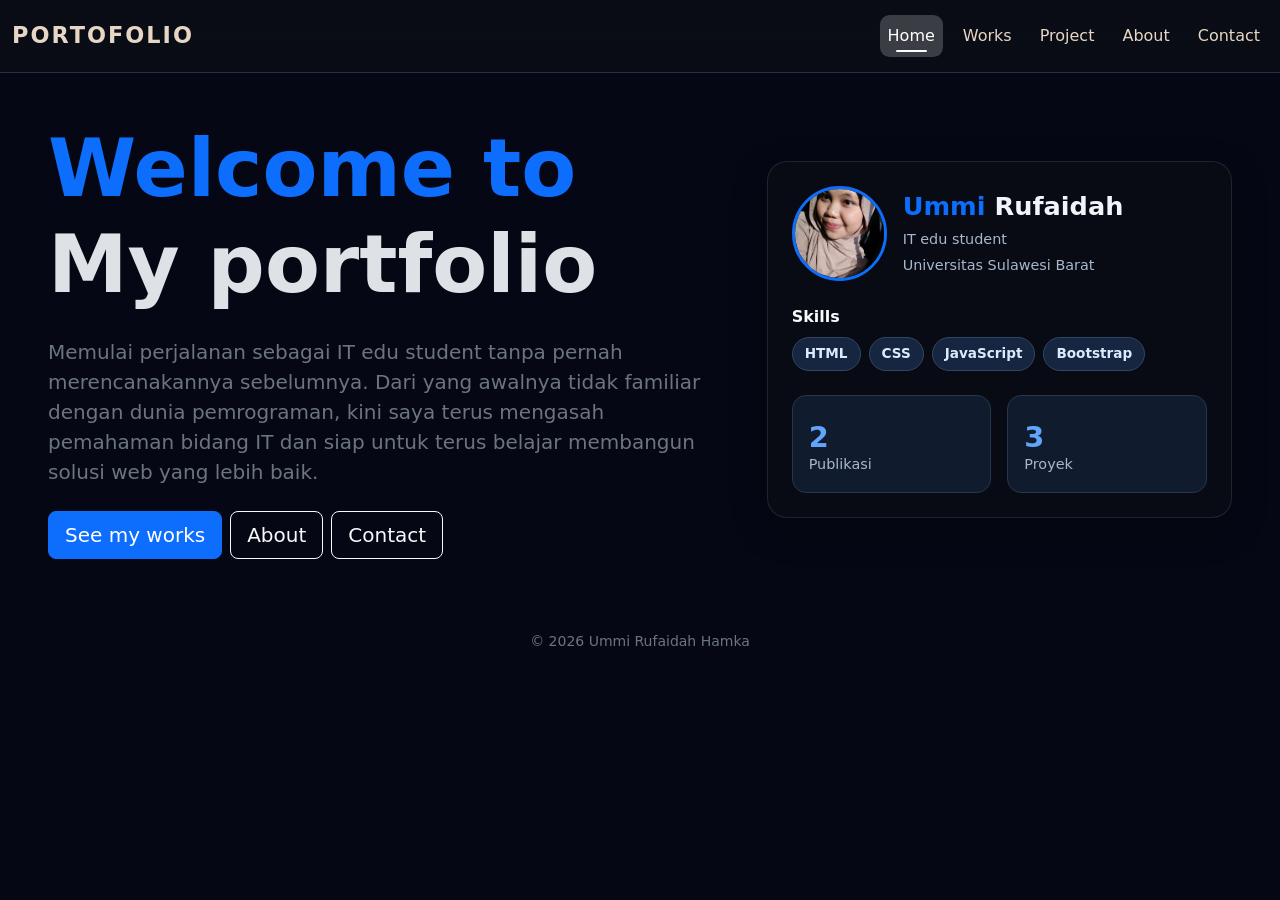
<file: index.html>
<!DOCTYPE html>
<html lang="en" data-bs-theme="dark">
<head>
    <meta charset="UTF-8">
    <meta name="viewport" content="width=device-width, initial-scale=1.0">
    <title>Home | Ummi Rufaidah</title>
    <link href="https://cdn.jsdelivr.net/npm/bootstrap@5.3.3/dist/css/bootstrap.min.css" rel="stylesheet">
    <link rel="stylesheet" href="style.css">
</head>
<body>
<header class="sticky-top">
    <nav class="navbar navbar-expand-lg navbar-custom">
      <div class="container-fluid">
        <a class="navbar-brand" href="index.html">PORTOFOLIO</a>
        <button class="navbar-toggler" 
                type="button"
                data-bs-toggle="collapse"
                data-bs-target="#menu"
                aria-controls="menu"
                aria-expanded="false"
                aria-label="Toggle navigation">
                <span class="navbar-toggler-icon"></span>
            </button>
        <div class="collapse navbar-collapse" id="menu">
            <ul class="navbar-nav ms-auto gap-lg-2">
                <li class="nav-item">
                    <a class="nav-link active" href="index.html">Home</a>
                </li>
                <li class="nav-item">
                    <a class="nav-link" href="Works.html">Works</a>
                </li>
                <li class="nav-item">
                    <a class="nav-link" href="Project.html">Project</a>
                </li>
                <li class="nav-item">
                    <a class="nav-link" href="About.html">About</a>
                </li>
                <li class="nav-item">
                    <a class="nav-link" href="Contact.html">Contact</a>
                </li>
            </ul>
        </div>
      </div>
    </nav>
  </header>
<section id="home" class="container-fluid px-4 px-lg-5 py-5">
  <div class="row align-items-center g-5">
    <div class="col-lg-7">
      <h1 class="display-1 fw-bold">
        <span class="text-primary">Welcome to</span> My
        portfolio
      </h1>
      <p class="lead text-secondary mt-4">
        Memulai perjalanan sebagai IT edu student tanpa pernah
        merencanakannya sebelumnya. Dari yang awalnya tidak
        familiar dengan dunia pemrograman, kini saya terus
        mengasah pemahaman bidang IT dan siap untuk terus belajar
        membangun solusi web yang lebih baik.
      </p>

      <div class="d-flex gap-2 flex-wrap mt-4">
        <a href="Works.html" class="btn btn-primary btn-lg">
          See my works
        </a>
        <a href="About.html" class="btn btn-outline-light btn-lg">
          About
        </a>
        <a href="Contact.html" class="btn btn-outline-light btn-lg">
          Contact
        </a>
      </div>
    </div>

    <div class="col-lg-5">
      <div class="card profile-card p-4">

        <div class="d-flex align-items-center gap-3 mb-4">
          <img
            src="img/WhatsApp Image 2026-10-21 at 19.53.07.png"
            alt="Foto Ummi Rufaidah"
            class="profile-img"
          >
          <div>
            <h3 class="profile-name mb-2">
              <span>Ummi</span> Rufaidah
            </h3>
            <p class="profile-info mb-1">
              IT edu student
            </p>
            <p class="profile-info mb-0">
              <i class="bi bi-mortarboard-fill"></i>
              Universitas Sulawesi Barat
            </p>
          </div>
        </div>

        <p class="text-light fw-semibold mb-2">Skills</p>
        <div class="d-flex flex-wrap gap-2 mb-4">
          <span class="badge skill-badge">HTML</span>
          <span class="badge skill-badge">CSS</span>
          <span class="badge skill-badge">JavaScript</span>
          <span class="badge skill-badge">Bootstrap</span>
        </div>

        <div class="row g-3">
          <div class="col-6">
            <div class="stat-box p-3">
              <i class="bi bi-file-earmark-text stat-icon"></i>
              <h3 class="stat-number mt-2 mb-0">2</h3>
              <p class="profile-info mb-0">Publikasi</p>
            </div>
          </div>

          <div class="col-6">
            <div class="stat-box p-3">
              <i class="bi bi-code-slash stat-icon"></i>
              <h3 class="stat-number mt-2 mb-0">3</h3>
              <p class="profile-info mb-0">Proyek</p>
            </div>
          </div>
        </div>
      </div>
    </div>
  </div>
</section>
    <footer class="container py-4 text-center text-secondary small">
        &copy; 2026 Ummi Rufaidah Hamka
    </footer>
    <script
        src="https://cdn.jsdelivr.net/npm/bootstrap@5.3.3/dist/js/bootstrap.bundle.min.js"
    ></script>
</body>
</html>
</file>
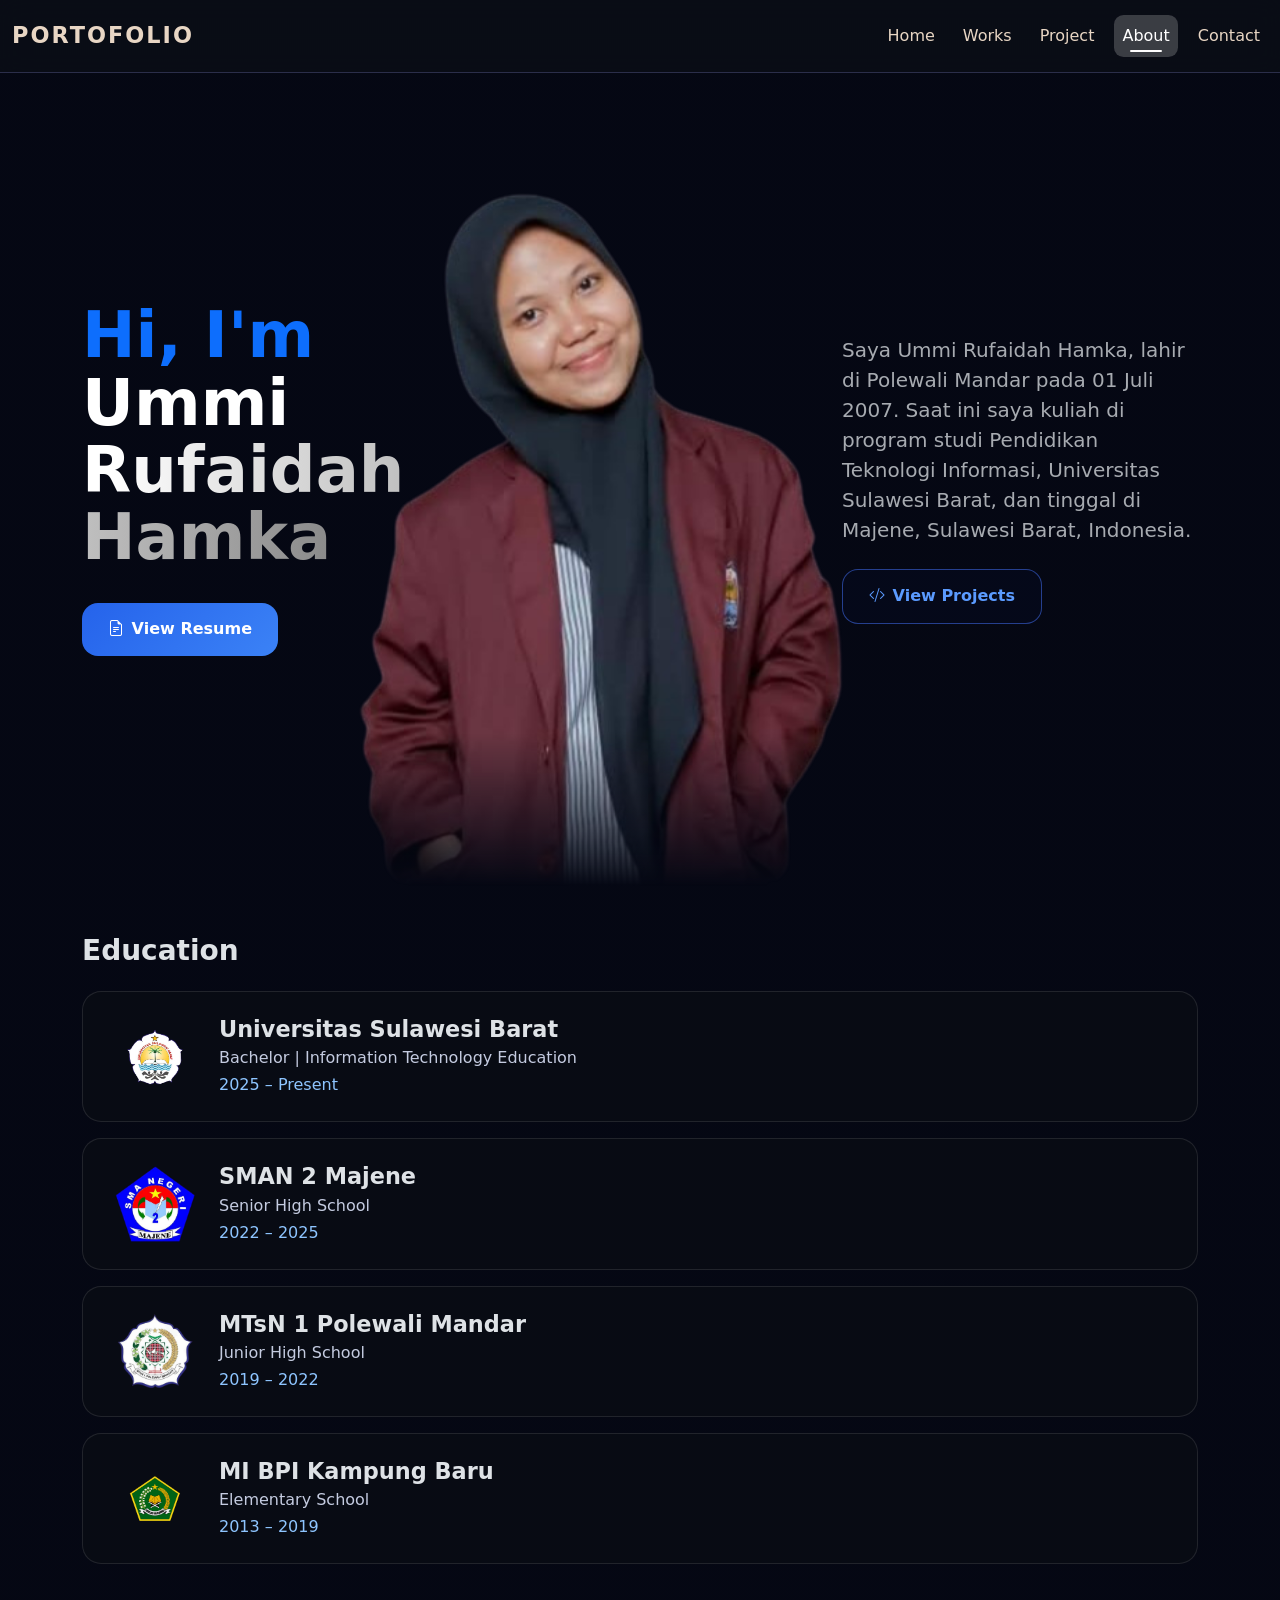
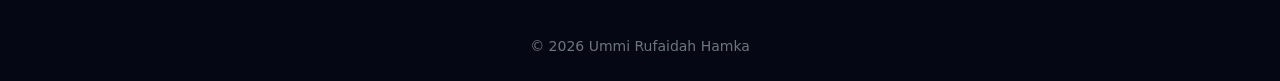
<file: About.html>
<!DOCTYPE html>
<html lang="en" data-bs-theme="dark">
<head>
  <meta charset="UTF-8">
  <meta name="viewport" content="width=device-width, initial-scale=1.0">
  <title>About | Ummi Rufaidah</title>
  <link href="https://cdn.jsdelivr.net/npm/bootstrap@5.3.3/dist/css/bootstrap.min.css" rel="stylesheet">
  <link href="https://cdn.jsdelivr.net/npm/bootstrap-icons@1.11.3/font/bootstrap-icons.min.css" rel="stylesheet">
  <link rel="stylesheet" href="style.css">
</head>
<body>
<header class="sticky-top">
    <nav class="navbar navbar-expand-lg navbar-custom">
      <div class="container-fluid">
        <a class="navbar-brand" href="index.html">PORTOFOLIO</a>
        <button class="navbar-toggler" 
                type="button"
                data-bs-toggle="collapse"
                data-bs-target="#menu"
                aria-controls="menu"
                aria-expanded="false"
                aria-label="Toggle navigation">
                <span class="navbar-toggler-icon"></span>
            </button>
        <div class="collapse navbar-collapse" id="menu">
              <ul class="navbar-nav ms-auto gap-lg-2">
                <li class="nav-item">
                    <a class="nav-link" href="index.html">Home</a>
                </li>
                <li class="nav-item">
                    <a class="nav-link" href="Works.html">Works</a>
                </li>
                <li class="nav-item">
                    <a class="nav-link" href="Project.html">Project</a>
                </li>
                <li class="nav-item">
                  <a class="nav-link active" href="About.html">About</a>
                </li>
                <li class="nav-item">
                  <a class="nav-link" href="Contact.html">Contact</a>
                </li>
            </ul></div>
      </div>
    </nav>
  </header>
    <main>
    <section class="container about-hero">
      <div class="row align-items-end g-4">
        <div class="col-lg-4 order-2 order-lg-1 align-self-lg-center pb-lg-5">
          <h1 class="fw-bold about-name"><span class="text-primary">Hi, I'm</span><br><span class="name-gradient">Ummi Rufaidah Hamka</span></h1>
          <a href="#resume" class="btn btn-resume mt-4"><i class="bi bi-file-earmark-text me-2"></i>View Resume</a>
        </div>
        <div class="col-lg-4 order-1 order-lg-2 text-center">
          <img src="img/foto saya.png" class="img-fluid about-photo" alt="My Picture">
        </div>
        <div class="col-lg-4 order-3 align-self-lg-center pb-lg-5">
          <p class="fs-5 text-body-secondary">Saya Ummi Rufaidah Hamka, lahir di Polewali Mandar pada 01 Juli 2007. Saat ini saya kuliah di program studi Pendidikan Teknologi Informasi, Universitas Sulawesi Barat, dan tinggal di Majene, Sulawesi Barat, Indonesia.</p>
          <a href="Project.html" class="btn btn-projects mt-2"><i class="bi bi-code-slash me-2"></i>View Projects</a>
        </div>
      </div>
    </section>

    <section class="container py-5" id="resume">
    <h2 class="h3 fw-bold mb-4">Education</h2>
    <div class="d-grid gap-3">
      <article class="edu-item">
        <img src="img/USB.png" class="edu-logo" alt="Logo Universitas Sulawesi Barat">
        <div>
          <h3 class="edu-name">Universitas Sulawesi Barat</h3>
          <p class="edu-major">Bachelor | Information Technology Education</p>
          <p class="edu-year">2025 – Present</p>
        </div>
      </article>
      <article class="edu-item">
        <img src="img/SMA.png" class="edu-logo" alt="Logo SMAN 2 Majene">
        <div>
          <h3 class="edu-name">SMAN 2 Majene</h3>
          <p class="edu-major">Senior High School</p>
          <p class="edu-year">2022 – 2025</p>
        </div>
      </article>
      <article class="edu-item">
        <img src="img/MTS.png" class="edu-logo" alt="Logo SMP">
        <div>
          <h3 class="edu-name">MTsN 1 Polewali Mandar</h3>
          <p class="edu-major">Junior High School</p>
          <p class="edu-year">2019 – 2022</p>
        </div>
      </article>
      <article class="edu-item">
        <img src="img/MI.png" class="edu-logo" alt="Logo MI BPI Kampung Baru">
        <div>
          <h3 class="edu-name">MI BPI Kampung Baru</h3>
          <p class="edu-major">Elementary School</p>
          <p class="edu-year">2013 – 2019</p>
        </div>
      </article>
    </div>
  </section>
  </main>
  <footer class="container py-4 text-center text-secondary small">&copy; 2026 Ummi Rufaidah Hamka</footer>
  <script src="https://cdn.jsdelivr.net/npm/bootstrap@5.3.3/dist/js/bootstrap.bundle.min.js"></script>
</body>
</html>
</file>
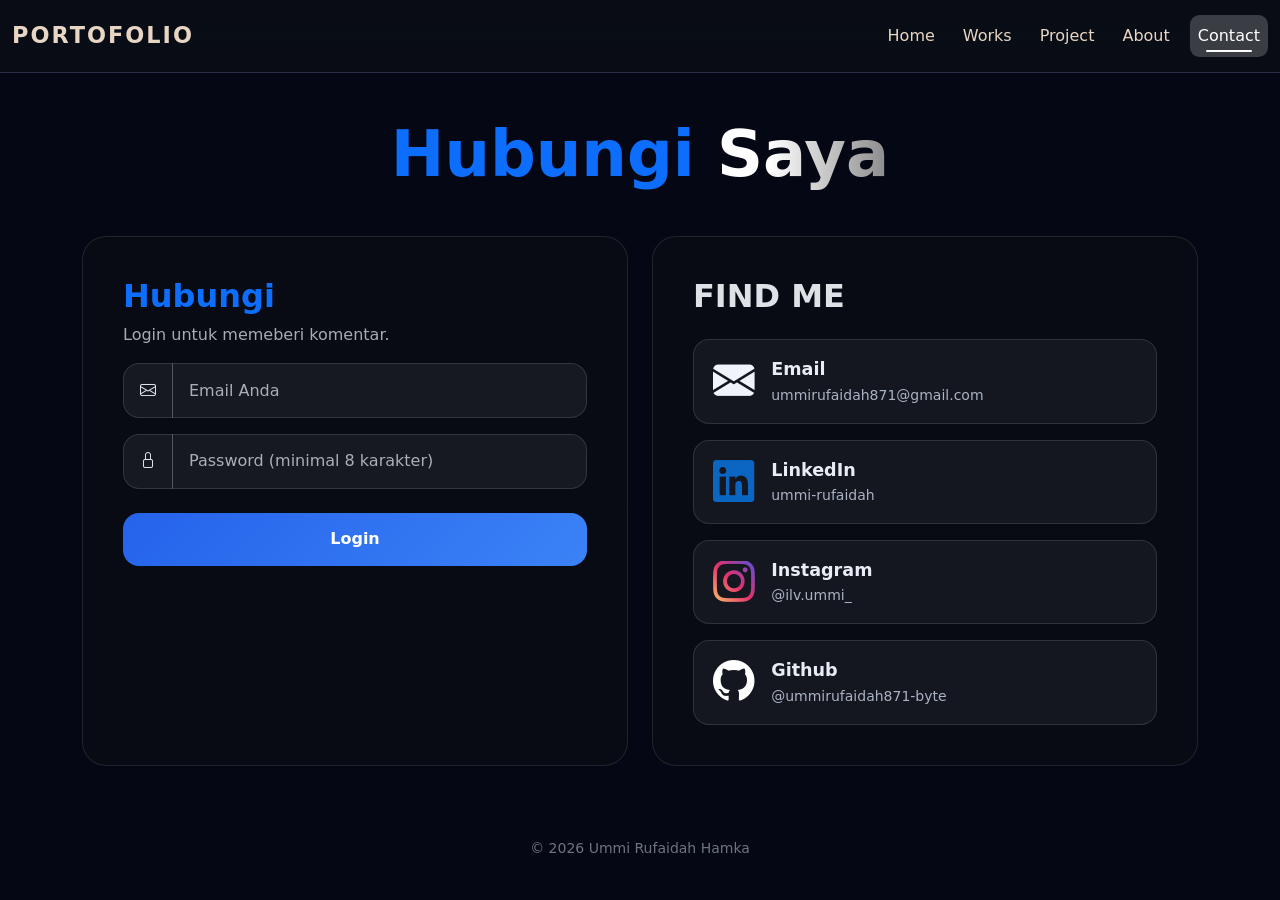
<file: Contact.html>
<!DOCTYPE html>
<html lang="en" data-bs-theme="dark">
<head>
  <meta charset="UTF-8">
  <meta name="viewport" content="width=device-width, initial-scale=1.0">
  <title>Contact | Ummi Rufaidah</title>
  <link href="https://cdn.jsdelivr.net/npm/bootstrap@5.3.3/dist/css/bootstrap.min.css" rel="stylesheet">
  <link href="https://cdn.jsdelivr.net/npm/bootstrap-icons@1.11.3/font/bootstrap-icons.min.css" rel="stylesheet">
  <link rel="stylesheet" href="style.css">
</head>
<body>
<header class="sticky-top">
    <nav class="navbar navbar-expand-lg navbar-custom">
      <div class="container-fluid">
        <a class="navbar-brand" href="index.html">PORTOFOLIO</a>
        <button class="navbar-toggler" 
                type="button"
                data-bs-toggle="collapse"
                data-bs-target="#menu"
                aria-controls="menu"
                aria-expanded="false"
                aria-label="Toggle navigation">
                <span class="navbar-toggler-icon"></span>
            </button>
        <div class="collapse navbar-collapse" id="menu">
              <ul class="navbar-nav ms-auto gap-lg-2">
                <li class="nav-item">
                    <a class="nav-link" href="index.html">Home</a>
                </li>
                <li class="nav-item">
                    <a class="nav-link" href="Works.html">Works</a>
                </li>
                <li class="nav-item">
                    <a class="nav-link" href="Project.html">Project</a>
                </li>
                <li class="nav-item">
                  <a class="nav-link" href="About.html">About</a>
                </li>
                <li class="nav-item">
                  <a class="nav-link active" href="Contact.html">Contact</a>
                </li>
            </ul></div>
      </div>
    </nav>
  </header>
  <main class="container py-5">
    <h1 class="text-center fw-bold about-name mb-5"><span class="text-primary">Hubungi</span> <span class="name-gradient">Saya</span></h1>

    <div class="row g-4">
      <!-- CARD 1: login -> kirim pesan -->
      <div class="col-lg-6">
        <div class="card contact-card h-100">

          <!-- Panel login (tampil pertama) -->
          <div id="loginPanel">
            <h2 class="text-primary fw-bold">Hubungi</h2>
            <p class="text-body-secondary">Login untuk memeberi komentar.</p>
            <div id="loginAlert"></div>
            <form id="loginForm" novalidate>
              <div class="input-group has-validation mb-3">
                <span class="input-group-text"><i class="bi bi-envelope"></i></span>
                <input type="email" class="form-control" id="email" placeholder="Email Anda">
                <div class="invalid-feedback"></div>
              </div>
              <div class="input-group has-validation mb-4">
                <span class="input-group-text"><i class="bi bi-lock"></i></span>
                <input type="password" class="form-control" id="password" placeholder="Password (minimal 8 karakter)">
                <div class="invalid-feedback"></div>
              </div>
              <button type="submit" class="btn btn-resume w-100">Login</button>
            </form>
          </div>

          <!-- Panel kirim pesan (tampil setelah login berhasil) -->
          <div id="messagePanel" class="d-none">
            <h2 class="text-primary fw-bold">Kirim Pesan</h2>
            <p class="text-body-secondary">Halo, <strong id="userName"></strong>! Silakan tulis pesanmu.</p>
            <div id="messageAlert"></div>
            <form id="messageForm" novalidate>
              <div class="input-group has-validation mb-4">
                <span class="input-group-text align-items-start pt-3"><i class="bi bi-chat-left-text"></i></span>
                <textarea class="form-control" id="message" rows="5" placeholder="Pesan Anda"></textarea>
                <div class="invalid-feedback"></div>
              </div>
              <div class="d-flex gap-2">
                <button type="submit" class="btn btn-resume flex-grow-1">Kirim</button>
                <button type="button" class="btn btn-projects" id="logoutBtn">Logout</button>
              </div>
            </form>
          </div>

        </div>
      </div>

      <!-- CARD 2: daftar kontak -->
      <div class="col-lg-6">
        <div class="card contact-card h-100">
          <h2 class="fw-bold text-uppercase mb-4">Find Me</h2>
          <div class="d-grid gap-3">
          <a class="contact-item" href="mailto:ummirufaidah871@gmail.com" target="_blank" rel="noopener noreferrer">
            <i class="bi bi-envelope-fill ci-icon ci-mail"></i>
            <span><strong>Email</strong><small>ummirufaidah871@gmail.com</small></span>
          </a>
          <a class="contact-item" href="https://www.linkedin.com/in/ummi-rufaidah-824167380" target="_blank" rel="noopener noreferrer">
            <i class="bi bi-linkedin ci-icon ci-linkedin"></i>
            <span><strong>LinkedIn</strong><small>ummi-rufaidah</small></span>
          </a>
          <a class="contact-item" href="https://www.instagram.com/ilv.ummi_/" target="_blank" rel="noopener noreferrer">
            <i class="bi bi-instagram ci-icon ci-instagram"></i>
            <span><strong>Instagram</strong><small>@ilv.ummi_</small></span>
          </a>
          <a class="contact-item" href="https://github.com/ummirufaidah871-byte" target="_blank" rel="noopener noreferrer">
            <i class="bi bi-github ci-icon ci-github"></i>
            <span><strong>Github</strong><small>@ummirufaidah871-byte</small></span>
          </a>
          </div>
        </div>
      </div>
    </div>
  </main>
  <footer class="container py-4 text-center text-secondary small">&copy; 2026 Ummi Rufaidah Hamka</footer>
  <script src="https://cdn.jsdelivr.net/npm/bootstrap@5.3.3/dist/js/bootstrap.bundle.min.js"></script>
  <script src="java.js"></script>
</body>
</html>
</file>
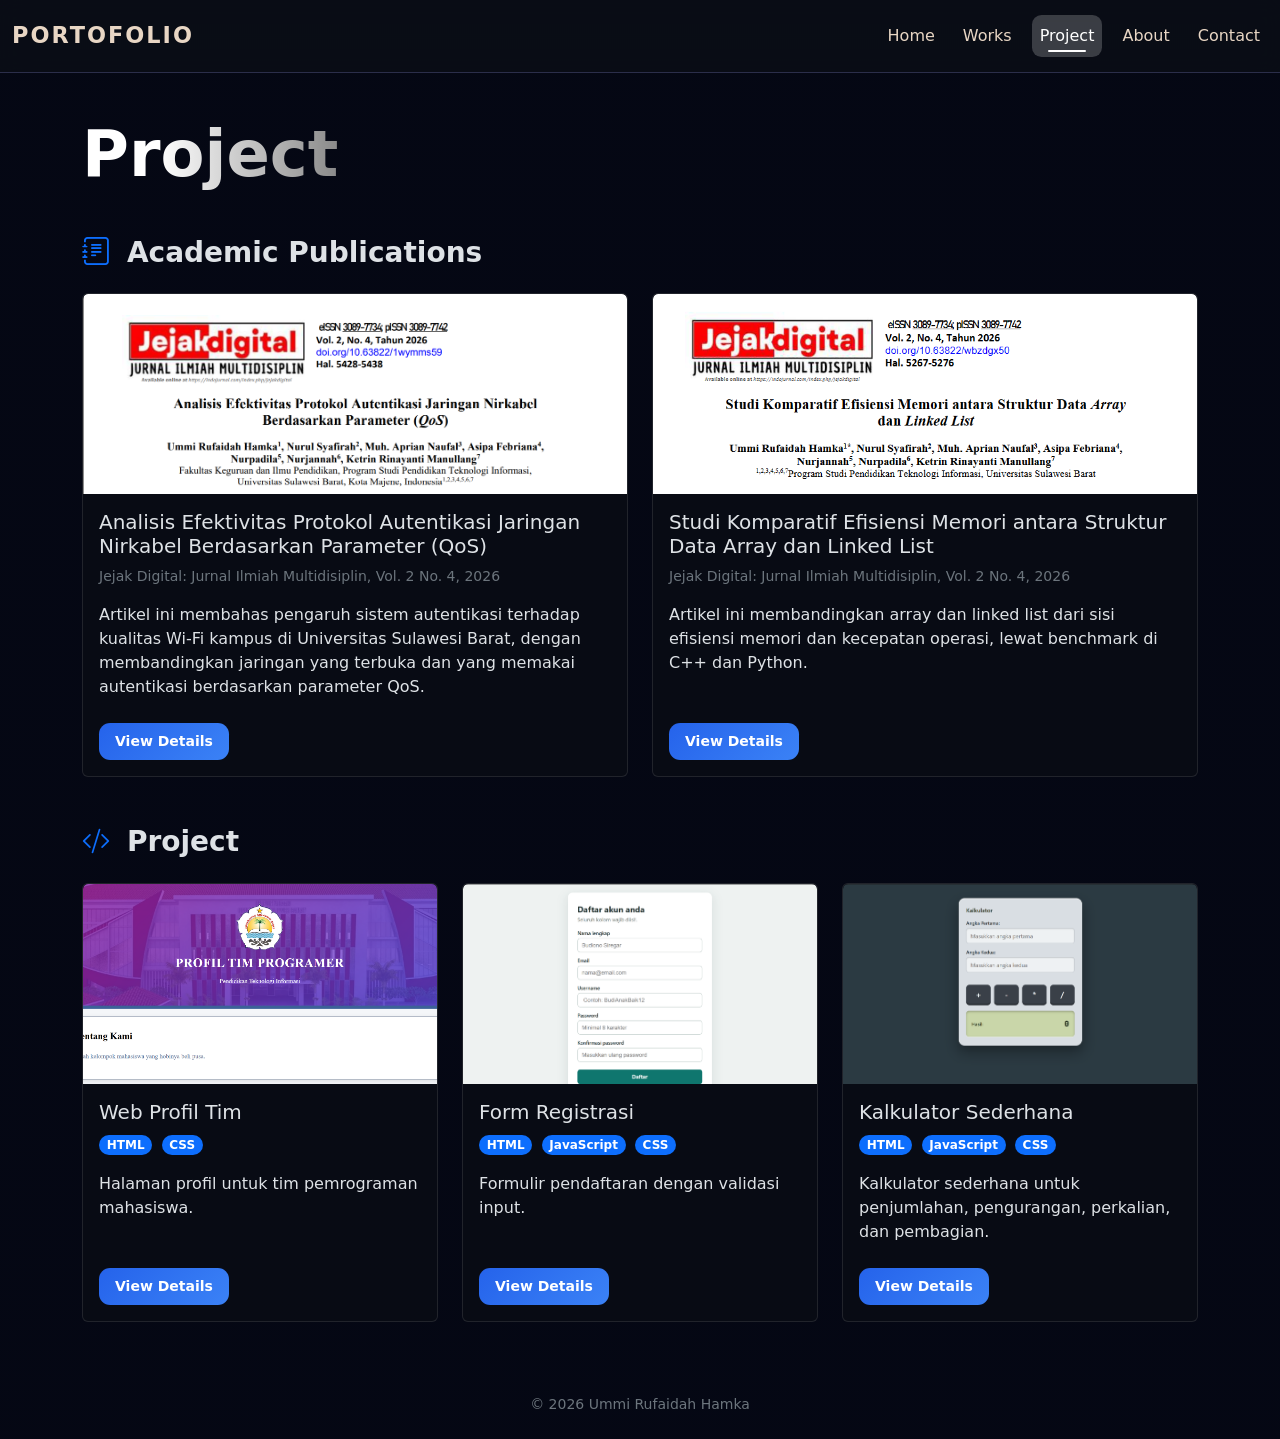
<file: Project.html>
<!DOCTYPE html>
<html lang="en" data-bs-theme="dark">
<head>
    <meta charset="UTF-8">
    <meta name="viewport" content="width=device-width, initial-scale=1.0">
    <title>Project | Ummi Rufaidah</title>
    <link href="https://cdn.jsdelivr.net/npm/bootstrap@5.3.3/dist/css/bootstrap.min.css" rel="stylesheet">
    <link href="https://cdn.jsdelivr.net/npm/bootstrap-icons@1.11.3/font/bootstrap-icons.min.css" rel="stylesheet">
    <link rel="stylesheet" href="style.css">
</head>

<body>
<header class="sticky-top">
    <nav class="navbar navbar-expand-lg navbar-custom">
      <div class="container-fluid">
        <a class="navbar-brand" href="index.html">PORTOFOLIO</a>
        <button class="navbar-toggler" 
                type="button"
                data-bs-toggle="collapse"
                data-bs-target="#menu"
                aria-controls="menu"
                aria-expanded="false"
                aria-label="Toggle navigation">
                <span class="navbar-toggler-icon"></span>
            </button>
        <div class="collapse navbar-collapse" id="menu">
            <ul class="navbar-nav ms-auto gap-lg-2">
                <li class="nav-item">
                    <a class="nav-link" href="index.html">Home</a>
                </li>
                <li class="nav-item">
                    <a class="nav-link" href="Works.html">Works</a>
                </li>
                <li class="nav-item">
                    <a class="nav-link active" href="Project.html">Project</a>
                </li>
                <li class="nav-item">
                    <a class="nav-link" href="About.html">About</a>
                </li>
                <li class="nav-item">
                    <a class="nav-link" href="Contact.html">Contact</a>
                </li>
            </ul>
        </div>
      </div>
    </nav>
  </header>

    <main class="container py-5">
        <h1 class="fw-bold about-name mb-5">
            <span class="name-gradient"> Project </span>
        </h1>
        <section class="mb-5">
            <h2 class="h3 mb-4">
                <i class="bi bi-journal-text me-2 text-primary"></i> <b>Academic Publications</b>
            </h2>
            <div class="row row-cols-1 row-cols-md-2 g-4">
                <div class="col">
                    <article class="card work-card h-100">
                        <img src="img/artikel 1.png" class="card-img-top" alt="Cover article">
                        <div class="card-body">
                            <h3 class="h5 card-title"> Analisis Efektivitas Protokol Autentikasi Jaringan Nirkabel Berdasarkan Parameter (QoS) </h3>
                            <p class="small text-secondary"> Jejak Digital: Jurnal Ilmiah Multidisiplin, Vol. 2 No. 4, 2026 </p>
                            <p class="card-text"> Artikel ini membahas pengaruh sistem autentikasi terhadap kualitas Wi-Fi kampus di Universitas Sulawesi Barat, dengan membandingkan jaringan yang terbuka dan yang memakai autentikasi berdasarkan parameter QoS.</p>
                        </div>
                        <div class="card-footer bg-transparent border-0 pb-3">
                            <a href="https://indojurnal.com/index.php/jejakdigital/article/view/3221" class="btn btn-resume btn-sm"> View Details</a>
                        </div>
                    </article>
                </div>
                <div class="col">
                    <article class="card work-card h-100">
                        <img src="img/artikel 2.png" class="card-img-top" alt="Cover article">
                        <div class="card-body">
                            <h3 class="h5 card-title"> Studi Komparatif Efisiensi Memori antara Struktur Data Array dan Linked List </h3>
                            <p class="small text-secondary"> Jejak Digital: Jurnal Ilmiah Multidisiplin, Vol. 2 No. 4, 2026</p>
                            <p class="card-text"> Artikel ini membandingkan array dan linked list dari sisi efisiensi memori dan kecepatan operasi, lewat benchmark di C++ dan Python. </p>
                        </div>
                         <div class="card-footer bg-transparent border-0 pb-3">
                            <a href="https://indojurnal.com/index.php/jejakdigital/article/view/3176" class="btn btn-resume btn-sm"> View Details</a>
                        </div>
                    </article>
                </div>
            </div>
        </section>

        <section>
            <h2 class="h3 mb-4">
                <i class="bi bi-code-slash me-2 text-primary"></i> <b>Project</b>
            </h2>
            <div class="row row-cols-1 row-cols-md-2 row-cols-lg-3 g-4">

                <div class="col">
                    <article class="card work-card h-100">
                        <img src="img/web profil tim.png" class="card-img-top" alt="Cover project">
                        <div class="card-body">
                            <h3 class="h5 card-title"> Web Profil Tim </h3>
                            <p>
                                <span class="badge rounded-pill text-bg-primary me-1"> HTML </span>
                                <span class="badge rounded-pill text-bg-primary me-1"> CSS </span>
                            </p>
                            <p class="card-text"> Halaman profil untuk tim pemrograman mahasiswa.</p>
                        </div>
                        <div class="card-footer bg-transparent border-0 pb-3">
                            <a href="https://ummirufaidah871-byte.github.io/Praktikum_Web_Kelompok/" class="btn btn-resume btn-sm"> View Details</a>
                        </div>
                    </article>
                </div>
                <div class="col">
                    <article class="card work-card h-100">
                        <img src="img/form registrasi.png" class="card-img-top" alt="Cover project" >
                        <div class="card-body">
                            <h3 class="h5 card-title"> Form Registrasi</h3>
                            <p>
                                <span class="badge rounded-pill text-bg-primary me-1"> HTML </span>
                                <span class="badge rounded-pill text-bg-primary me-1"> JavaScript</span>
                                <span class="badge rounded-pill text-bg-primary me-1"> CSS </span>
                            </p>
                            
                            <p class="card-text"> Formulir pendaftaran dengan validasi input. </p>
                        </div>
                        <div class="card-footer bg-transparent border-0 pb-3">
                            <a href="https://ummirufaidah871-byte.github.io/project.form.validasi/" class="btn btn-resume btn-sm"> View Details</a>
                        </div>
                    </article>
                </div>
                <div class="col">
                    <article class="card work-card h-100">
                        <img src="img/kalkulator.png" class="card-img-top" alt="Cover project">
                        <div class="card-body">
                            <h3 class="h5 card-title"> Kalkulator Sederhana</h3>
                            <p>
                                <span class="badge rounded-pill text-bg-primary me-1"> HTML</span>
                                <span class="badge rounded-pill text-bg-primary me-1"> JavaScript</span>
                                <span class="badge rounded-pill text-bg-primary me-1"> CSS</span>
                            </p>
                            <p class="card-text">  Kalkulator sederhana untuk penjumlahan, pengurangan, perkalian, dan pembagian.</p> 
                        </div>
                        <div class="card-footer bg-transparent border-0 pb-3">
                            <a href="https://ummirufaidah871-byte.github.io/project.kalkulator/" class="btn btn-resume btn-sm"> View Details</a>
                        </div>
                    </article>
                </div>
            </div>
        </section>
    </main>

    <footer class="container py-4 text-center text-secondary small">
        &copy; 2026 Ummi Rufaidah Hamka
    </footer>

    <script
        src="https://cdn.jsdelivr.net/npm/bootstrap@5.3.3/dist/js/bootstrap.bundle.min.js"
    ></script>
</body>
</html>
</file>
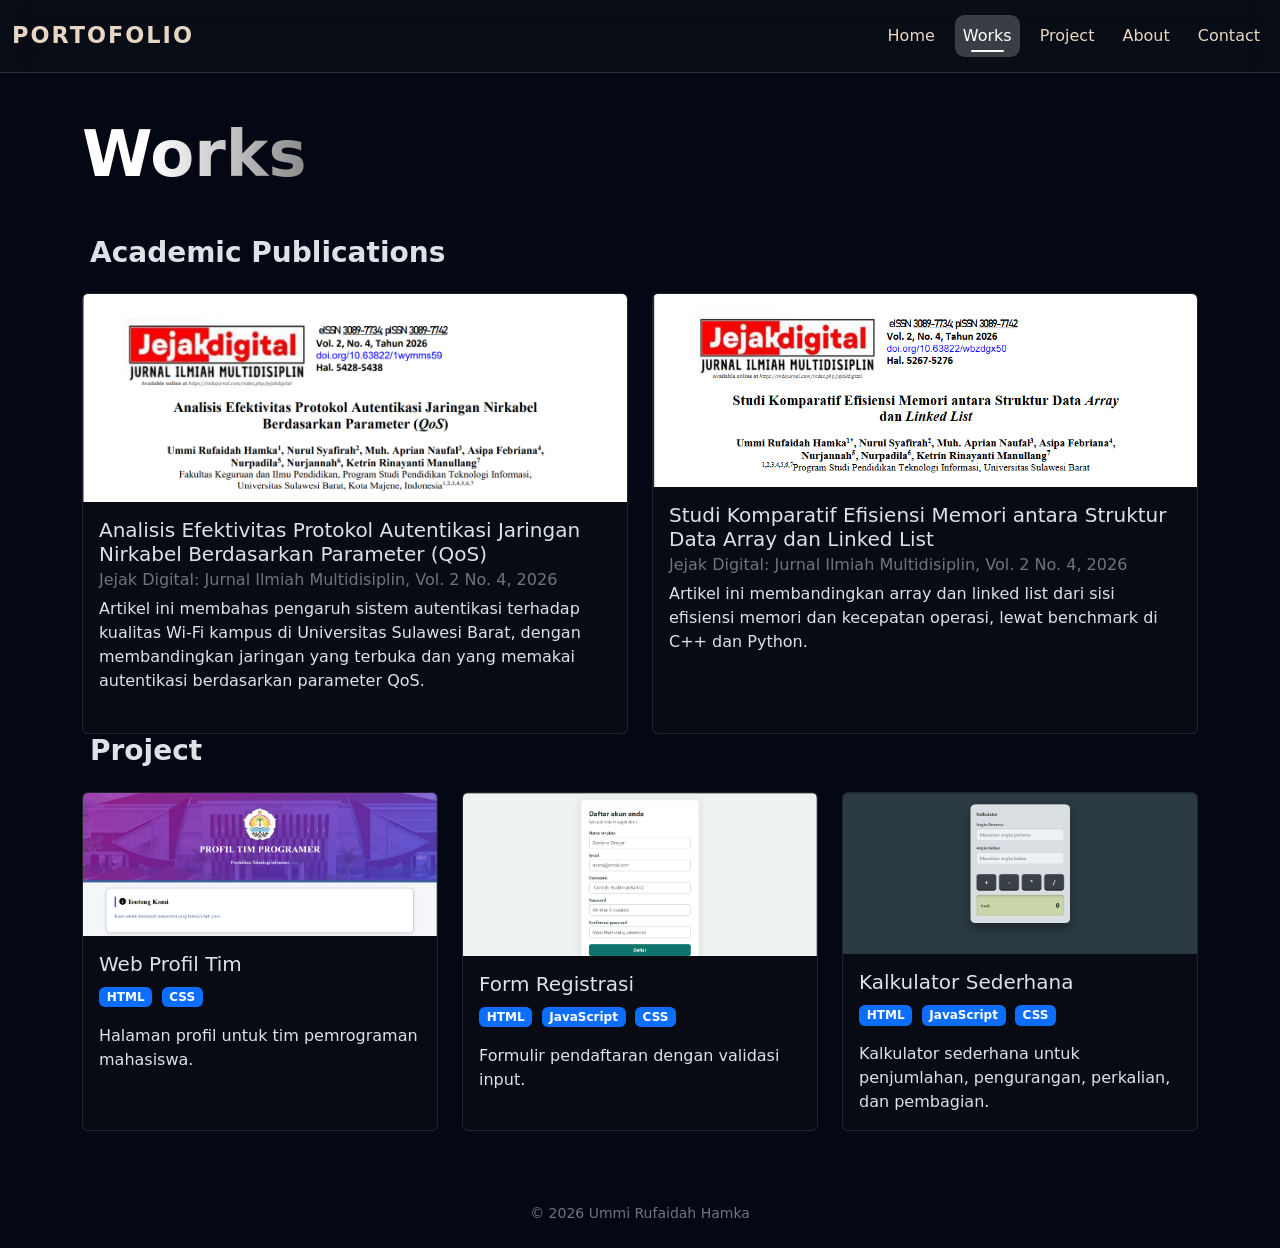
<file: Works.html>
<!DOCTYPE html>
<html lang="en" data-bs-theme="dark">

<head>
    <meta charset="UTF-8">
    <meta name="viewport" content="width=device-width, initial-scale=1.0">

    <title>Works | Ummi Rufaidah</title>

    <link
        href="https://cdn.jsdelivr.net/npm/bootstrap@5.3.3/dist/css/bootstrap.min.css"
        rel="stylesheet"
    >
    <link rel="stylesheet" href="style.css">
</head>
<body>
<header class="sticky-top">
    <nav class="navbar navbar-expand-lg navbar-custom">
      <div class="container-fluid">
        <a class="navbar-brand" href="index.html">PORTOFOLIO</a>
        <button class="navbar-toggler" 
                type="button"
                data-bs-toggle="collapse"
                data-bs-target="#menu"
                aria-controls="menu"
                aria-expanded="false"
                aria-label="Toggle navigation">
                <span class="navbar-toggler-icon"></span>
            </button>
        <div class="collapse navbar-collapse" id="menu">
            <ul class="navbar-nav ms-auto gap-lg-2">
                <li class="nav-item">
                    <a class="nav-link" href="index.html">Home</a>
                </li>
                <li class="nav-item">
                    <a class="nav-link active" href="Works.html">Works</a>
                </li>
                <li class="nav-item">
                    <a class="nav-link" href="Project.html">Project</a>
                </li>
                <li class="nav-item">
                    <a class="nav-link" href="About.html">About</a>
                </li>
                <li class="nav-item">
                    <a class="nav-link" href="Contact.html">Contact</a>
                </li>
            </ul>
        </div>
      </div>
    </nav>
  </header>

     <main class="container py-5">
        <h1 class="fw-bold about-name mb-5">
            <span class="name-gradient"> Works </span>
        </h1>
             <h2 class="h3 mb-4">
                <i class="bi bi-journal-text me-2 text-primary"></i> <b>Academic Publications</b>
            </h2>
            <div class="row row-cols-1 row-cols-md-2 g-4">
                <div class="col">
                    <div class="card h-100">
                        <img src="img/artikel 1.png"class="card-img-top" alt="Cover article">
                        <div class="card-body">
                            <h3 class="h5 card-title"> Analisis Efektivitas Protokol Autentikasi Jaringan Nirkabel Berdasarkan Parameter (QoS) </h3>
                            <h4 class="h6 card-subtitle mb-2 text-secondary"> Jejak Digital: Jurnal Ilmiah Multidisiplin, Vol. 2 No. 4, 2026 </h4>
                            <p class="card-text"> Artikel ini membahas pengaruh sistem autentikasi terhadap kualitas Wi-Fi kampus di Universitas Sulawesi Barat, dengan membandingkan jaringan yang terbuka dan yang memakai autentikasi berdasarkan parameter QoS.</p>
                        </div>
                        <div class="card-footer bg-transparent border-0 pb-3">
                        </div>
                    </div>
                </div>

                <div class="col">
                    <div class="card h-100">
                        <img src="img/artikel 2.png" class="card-img-top" alt="Cover article">
                        <div class="card-body">
                            <h3 class="h5 card-title"> Studi Komparatif Efisiensi Memori antara Struktur Data Array dan Linked List </h3>
                            <h4 class="h6 card-subtitle mb-2 text-secondary"> Jejak Digital: Jurnal Ilmiah Multidisiplin, Vol. 2 No. 4, 2026 </h4>
                            <p class="card-text"> Artikel ini membandingkan array dan linked list dari sisi efisiensi memori dan kecepatan operasi, lewat benchmark di C++ dan Python.</p>
                        </div>
                    </div>
                </div>
            </div>
        </section>

        <section>
              <h2 class="h3 mb-4">
                <i class="bi bi-code-slash me-2 text-primary"></i> <b>Project</b>
            </h2>
            <div class="row row-cols-1 row-cols-md-3 g-4">
                <div class="col">
                    <div class="card h-100">
                        <img src="img/web profil tim.png" class="card-img-top" alt="Cover project">
                        <div class="card-body">
                            <h3 class="h5 card-title"> Web Profil Tim </h3>
                            <p>
                                <span class="badge text-bg-primary me-1"> HTML </span>
                                <span class="badge text-bg-primary me-1"> CSS </span>
                            </p>

                            <p class="card-text"> Halaman profil untuk tim pemrograman mahasiswa.</p>
                        </div>
                    </div>
                </div>

                <div class="col">
                    <div class="card h-100">
                        <img src="img/form registrasi.png" class="card-img-top" alt="Cover project">
                        <div class="card-body">
                            <h3 class="h5 card-title"> Form Registrasi </h3>
                            <p>
                                <span class="badge text-bg-primary me-1"> HTML </span>
                                <span class="badge text-bg-primary me-1"> JavaScript </span>
                                <span class="badge text-bg-primary me-1"> CSS </span>
                            </p>
                            <p class="card-text"> Formulir pendaftaran dengan validasi input. </p>
                        </div>
                    </div>
                </div>
                
                <div class="col">
                    <div class="card h-100">
                        <img src="img/kalkulator.png" class="card-img-top" alt="Cover project">
                        <div class="card-body">
                            <h3 class="h5 card-title"> Kalkulator Sederhana </h3>
                            <p>
                                <span class="badge text-bg-primary me-1"> HTML </span>
                                <span class="badge text-bg-primary me-1"> JavaScript </span>
                                <span class="badge text-bg-primary me-1"> CSS </span>
                            </p>
                            <p class="card-text"> Kalkulator sederhana untuk penjumlahan, pengurangan, perkalian, dan pembagian.</p>
                        </div>
                    </div>
                </div>
            </div>
        </section>

    </main>

    <footer class="container py-4 text-center text-secondary small">
        &copy; 2026 Ummi Rufaidah Hamka
    </footer>

    <script
        src="https://cdn.jsdelivr.net/npm/bootstrap@5.3.3/dist/js/bootstrap.bundle.min.js"
    ></script>
</body>
</html>
</file>
<file: style.css>
body {
  min-height: 100vh;
  font-family: Verdana, "DejaVu Sans", sans-serif;
  background:
    linear-gradient(rgba(2, 3, 10, .55), rgba(2, 3, 10, .55)),   /* lapisan gelap agar teks terbaca */
    #080d20 url("https://ekawahyu-portofolio-eka-wahyu-s-projects.vercel.app/Photo.jpg") center center / cover no-repeat fixed;
}

.navbar-custom {
  background: rgba(11, 14, 22, .88);
  backdrop-filter: blur(12px);
  -webkit-backdrop-filter: blur(12px);
  border-bottom: 1px solid rgba(123, 125, 199, .3);
  padding: 14px 0;
  position: sticky;
  top: 0;
  z-index: 1000;
}

.navbar-custom .navbar-brand {
  color: #e8d6c4;
  font-size: 1.4rem;
  font-weight: bold;
  letter-spacing: 2px;
}

.navbar-custom .nav-link {
  position: relative;                 
  color: #e8d6c4;
  padding: .55rem 1rem;
  margin-left: .25rem;
  border-radius: .6rem;
  transition: color .3s ease, background .3s ease;
}

.navbar-custom .nav-link:hover {
  color: #fff;
  background: rgba(255, 255, 255, .08);
}

.navbar-custom .nav-link.active {
  color: #fff;
  background: rgba(255, 255, 255, .2);
}
.navbar-custom .nav-link.active::after {
  content: "";
  position: absolute;
  left: 1rem;
  right: 1rem;
  bottom: 5px;
  height: 2px;
  border-radius: 2px;
  background: #fff;
}

.navbar-custom .navbar-toggler       { border-color: #7f7bc7; }
.navbar-custom .navbar-toggler-icon  { filter: invert(1); }

.about-name {
  font-size: clamp(2.6rem, 5vw, 4.4rem); 
  line-height: 1.05;
}

.name-gradient {                           
  background: linear-gradient(90deg, #fff 30%, #8a8a8a);
  -webkit-background-clip: text;
  background-clip: text;
  color: transparent;
}

.hero-title {
  line-height: 1.05;
}

.btn {
  transition: transform .25s ease, box-shadow .25s ease,
              filter .25s ease, background .25s ease,
              border-color .25s ease, color .25s ease;
}

@media (hover: hover) {                     
  .btn:hover:not(:disabled) {
    transform: translateY(-3px);
    box-shadow: 0 8px 20px rgba(37, 99, 235, .35);
  }
}

.btn:active:not(:disabled) {                
  transform: translateY(0);
  box-shadow: none;
}

.btn:focus-visible {                       
  outline: 3px solid rgba(91, 155, 255, .6);
  outline-offset: 3px;
}

.btn-resume {
  color: #fff;
  font-weight: 700;
  padding: .9rem 1.6rem;
  border: 0;
  border-radius: 1rem;
  background: linear-gradient(135deg, #2563eb, #3b82f6);
}
.btn-resume:hover { color: #fff; filter: brightness(1.15); }
.btn-resume.btn-sm { padding: .5rem 1rem; border-radius: .7rem; }  

.btn-projects {
  color: #5b9bff;
  font-weight: 700;
  padding: .9rem 1.6rem;
  border: 1px solid rgba(60, 100, 220, .6);
  border-radius: 1rem;
  background: rgba(5, 10, 30, .6);
}
.btn-projects:hover { color: #fff; border-color: #3b82f6; }

.profile-card {
  background: #0b1220;
  border: 1px solid #26364d;
  border-radius: 20px;
  box-shadow: 0 12px 35px rgba(0, 0, 0, 0.25);
  transition: transform 0.3s ease;
}

.profile-card:hover {
  transform: translateY(-5px);
}

.profile-img {
  width: 95px;
  height: 95px;
  object-fit: cover;
  border-radius: 50%;
  border: 3px solid #0d6efd;
  flex-shrink: 0;
}

.profile-name {
  color: #f1f5f9;
  font-size: clamp(1.2rem, 2vw, 1.7rem);
  font-weight: 750;
}

.profile-name span {
  color: #0d6efd;
}

.profile-info {
  color: #a8b7cc;
  font-size: 0.9rem;
}

.skill-badge {
  background: #172640;
  color: #dbeafe;
  border: 1px solid #304563;
  padding: 9px 12px;
  border-radius: 30px;
  font-size: 0.85rem;
}

.stat-box {
  background: #101b2d;
  border: 1px solid #26364d;
  border-radius: 14px;
  height: 100%;
}

.stat-icon {
  color: #0d6efd;
  font-size: 1.6rem;
}

.stat-number {
  color: #60a5fa;
  font-size: 1.8rem;
  font-weight: 750;
}

@media (max-width: 991px) {
  #home .display-1 {
    font-size: 3.5rem;
  }
}

@media (max-width: 576px) {
  .profile-img {
    width: 75px;
    height: 75px;
  }

  #home .display-1 {
    font-size: 2.8rem;
  }
}

.card {
     background: rgba(10, 12, 20, .85);
     border-color: rgba(255, 255, 255, .1);
      }
.work-card {
  overflow: hidden;
  transition: transform .3s ease, box-shadow .3s ease, border-color .3s ease;
}
.work-card:hover {                          
  transform: translateY(-8px);
  box-shadow: 0 12px 30px rgba(37, 99, 235, .25);
  border-color: rgba(59, 130, 246, .7);
}
.work-card .card-img-top {                 
  height: 200px;
  object-fit: cover;
  transition: transform .4s ease;
}
.work-card:hover .card-img-top { transform: scale(1.08); }

.edu-item {
  display: flex;
  align-items: center;
  gap: 1.5rem;
  padding: 1.5rem 2rem;
  border: 1px solid rgba(255, 255, 255, .1);
  border-radius: 1.2rem;
  background: rgba(10, 12, 20, .85);
  transition: transform .35s ease;
}
.edu-item:hover { transform: translateY(-5px); }

.edu-logo {
  width: 80px;
  height: 80px;
  object-fit: contain;
  flex-shrink: 0;
}
.edu-name  { margin: 0; font-size: 1.4rem; font-weight: 700; }  
.edu-major { margin: .2rem 0; color: #c4cbe0; }                  
.edu-year  { margin: 0; color: #8ec5ff; }                        

@media (max-width: 575.98px) {              
  .edu-item { padding: 1rem 1.2rem; gap: 1rem; }
  .edu-logo { width: 56px; height: 56px; }
  .edu-name { font-size: 1.15rem; }
}

.contact-card {                         
  padding: 2.5rem;
  border-radius: 1.5rem;
}

.contact-item {                          
  display: flex;
  align-items: center;
  gap: 1rem;
  padding: 1rem 1.2rem;
  color: #e8ecf5;
  text-decoration: none;
  border: 1px solid rgba(255, 255, 255, .12);
  border-radius: 1rem;
  background: rgba(255, 255, 255, .05);
  transition: border-color .2s, background .2s;
}
.contact-item:hover {
  color: #fff;
  border-color: rgba(59, 130, 246, .7);
  background: rgba(255, 255, 255, .08);
}
.contact-item strong { display: block; font-size: 1.1rem; }
.contact-item small  { color: #aab2c5; }

/* ikon dan warna tiap platform */
.ci-icon      { font-size: 2.6rem; line-height: 1; }
.ci-mail      { color: #f0f3fa; }
.ci-linkedin  { color: #0a66c2; }
.ci-github    { color: #fff; }
.ci-instagram {
  background: linear-gradient(45deg, #fdc468, #e1306c 50%, #5851db);
  -webkit-background-clip: text;
  background-clip: text;
  color: transparent;
}

.input-group-text,
.input-group .form-control {
  background: rgba(255, 255, 255, .06);
  border-color: rgba(255, 255, 255, .12);
  padding: .9rem 1rem;
}
.input-group > :first-child { border-radius: 1rem 0 0 1rem; }
.input-group > .form-control:last-of-type,
.input-group > .form-control:nth-child(2) { border-radius: 0 1rem 1rem 0; }

.input-group .form-control:focus {          
  background: rgba(255, 255, 255, .09);
  border-color: #3b82f6;
  box-shadow: none;
}

.about-hero { padding-top: 3rem; }

.about-photo {
  max-height: 420px;
  -webkit-mask-image: linear-gradient(to bottom, #000 80%, transparent);
  mask-image: linear-gradient(to bottom, #000 80%, transparent);  
  animation: floating 4s ease-in-out infinite;
}

@keyframes floating {                      
  0%, 100% { transform: translateY(0); }
  50%      { transform: translateY(-15px); }
}

@media (min-width: 992px) {
  .about-photo {
    max-height: none;
    max-width: none;
    height: 85vh;
    width: auto;
    position: relative;
    left: 50%;
    translate: -50% 0;                     
  }
  .about-hero .row { min-height: 85vh; }
  .about-hero .row > div               { position: relative; z-index: 2; }   
  .about-hero .row > div:nth-child(2)  { z-index: 1; }                       
}
</file>
